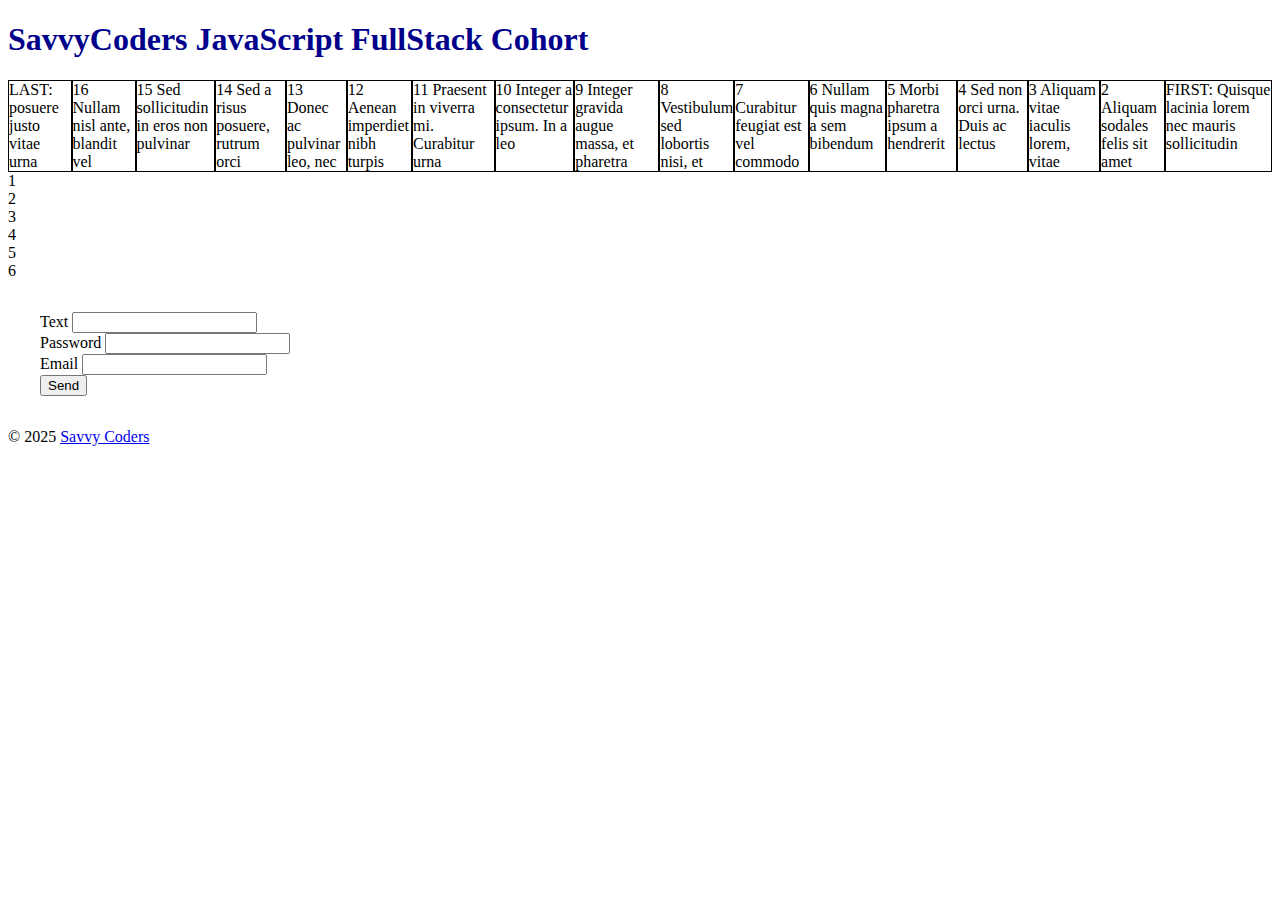
<file: Week5/5.2/index.html>
<!DOCTYPE html>
<html lang="en">
  <head>
    <meta charset="UTF-8" />
    <meta name="viewport" content="width=device-width, initial-scale=1.0" />
    <meta http-equiv="X-UA-Compatible" content="ie=edge" />
    <title>Savvy Coders Aug. 2020 Cohort</title>
    <link rel="stylesheet" href="style.css" />
    <link
      href="https://fonts.googleapis.com/css2?family=Cedarville+Cursive&family=Roboto&display=swap"
      rel="stylesheet"
    />
  </head>
  <body>
    <header>
      <h1>SavvyCoders JavaScript FullStack Cohort</h1>
    </header>

    <!-- <content> -->
      <!--
      Comment-out the line above, and uncomment the line below
      to turn on the FLEX functionality
      -->
    <content class="responsive flex">
      <div id="block1">
        FIRST: Quisque lacinia lorem nec mauris sollicitudin
      </div>
      <div id="block2">2 Aliquam sodales felis sit amet</div>
      <div id="block3">3 Aliquam vitae iaculis lorem, vitae</div>
      <div id="block4">4 Sed non orci urna. Duis ac lectus</div>
      <div id="block5">5 Morbi pharetra ipsum a hendrerit</div>
      <div id="block6">6 Nullam quis magna a sem bibendum</div>
      <div id="block7">7 Curabitur feugiat est vel commodo</div>
      <div id="block8">8 Vestibulum sed lobortis nisi, et</div>
      <div id="block9">9 Integer gravida augue massa, et pharetra</div>
      <div id="block10">10 Integer a consectetur ipsum. In a leo</div>
      <div id="block11">11 Praesent in viverra mi. Curabitur urna</div>
      <div id="block12">12 Aenean imperdiet nibh turpis</div>
      <div id="block13">13 Donec ac pulvinar leo, nec</div>
      <div id="block14">14 Sed a risus posuere, rutrum orci</div>
      <div id="block15">15 Sed sollicitudin in eros non pulvinar</div>
      <div id="block16">16 Nullam nisl ante, blandit vel</div>
      <div id="block17">LAST: posuere justo vitae urna</div>
    </content>

    <div class="wrapper">
      <div class="item1">1</div>
      <div class="item2">2</div>
      <div class="item3">3</div>
      <div class="item4">4</div>
      <div class="item5">5</div>
      <div class="item6">6</div>
    </div>

    <!-- Basic Form. Replace this with Better Form -->
    <form>
      <div>
        <label for="text">Text</label>
        <input id="text" name="text" type="text" required />
      </div>
      <div>
        <label for="password">Password</label>
        <input id="password" name="password" type="password" />
      </div>
      <div>
        <label for="email">Email</label>
        <input id="email" name="email" type="email" />
      </div>

      <input type="submit" value="Send" name="submit" />
    </form>

    <section>
      <ul id="form-output"></ul>
    </section>

    <footer>
      &copy; 2025 <a href="https://savvycoders.com/">Savvy Coders</a>
    </footer>
  </body>
</html>
</file>
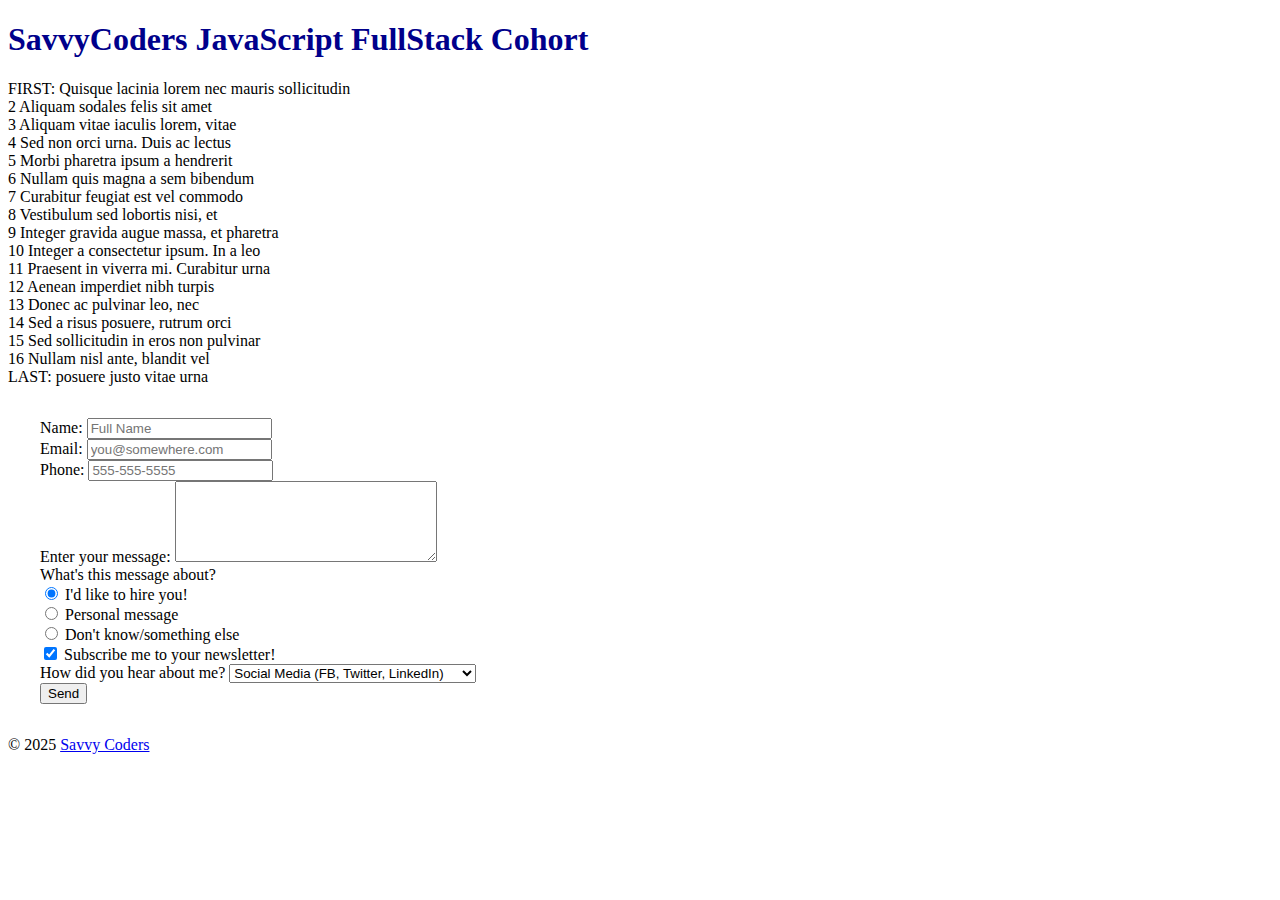
<file: Week6/6.1/index.html>
<!DOCTYPE html>
<html lang="en">
  <head>
    <meta charset="UTF-8" />
    <meta name="viewport" content="width=device-width, initial-scale=1.0" />
    <meta http-equiv="X-UA-Compatible" content="ie=edge" />
    <title>Savvy Coders Aug. 2020 Cohort</title>
    <link rel="stylesheet" href="style.css" />
    <link
      href="https://fonts.googleapis.com/css2?family=Cedarville+Cursive&family=Roboto&display=swap"
      rel="stylesheet"
    />
  </head>
  <body>
    <header>
      <h1>SavvyCoders JavaScript FullStack Cohort</h1>
    </header>

    <content>
      <!--
      Comment-out the line above, and uncomment the line below
      to turn on the FLEX functionality
      -->
      <!-- <content class="responsive flex"> -->
      <div id="block1">
        FIRST: Quisque lacinia lorem nec mauris sollicitudin
      </div>
      <div id="block2">2 Aliquam sodales felis sit amet</div>
      <div id="block3">3 Aliquam vitae iaculis lorem, vitae</div>
      <div id="block4">4 Sed non orci urna. Duis ac lectus</div>
      <div id="block5">5 Morbi pharetra ipsum a hendrerit</div>
      <div id="block6">6 Nullam quis magna a sem bibendum</div>
      <div id="block7">7 Curabitur feugiat est vel commodo</div>
      <div id="block8">8 Vestibulum sed lobortis nisi, et</div>
      <div id="block9">9 Integer gravida augue massa, et pharetra</div>
      <div id="block10">10 Integer a consectetur ipsum. In a leo</div>
      <div id="block11">11 Praesent in viverra mi. Curabitur urna</div>
      <div id="block12">12 Aenean imperdiet nibh turpis</div>
      <div id="block13">13 Donec ac pulvinar leo, nec</div>
      <div id="block14">14 Sed a risus posuere, rutrum orci</div>
      <div id="block15">15 Sed sollicitudin in eros non pulvinar</div>
      <div id="block16">16 Nullam nisl ante, blandit vel</div>
      <div id="block17">LAST: posuere justo vitae urna</div>
    </content>

    <!-- Basic Form. Replace this with Better Form -->
    <form action="" method="POST">
  <div>
    <label for="name">Name:</label>
    <input type="text" name="name" id="name" placeholder="Full Name" required />
  </div>

  <div>
    <label for="email">Email:</label>
    <input type="email" name="email" id="email" placeholder="you@somewhere.com" />
  </div>

  <div>
    <label for="phone">Phone:</label>
    <input type="tel" name="fone" id="phone" placeholder="555-555-5555" />
  </div>

  <div>
    <label for="msg">Enter your message:</label>
    <textarea name="msg" id="msg" cols="30" rows="5"></textarea>
  </div>

  <div>
    What's this message about?
    <div>
      <input type="radio" name="subject" value="professional" id="pro" checked />
      <label for="pro">I'd like to hire you!</label>
    </div>
    <div>
      <input type="radio" name="subject" value="personal" id="personal" />
      <label for="personal">Personal message</label>
    </div>
    <div>
      <input type="radio" name="subject" value="other" id="other" />
      <label>Don't know/something else</label>
    </div>
  </div>

  <div>
    <input type="checkbox" name="newsletter" value="optin" id="newsletter" checked />
    <label for="newsletter">Subscribe me to your newsletter!</label>
  </div>

  <div>
    <label for="marketing">How did you hear about me?</label>
    <select name="marketing" id="marketing">
      <optgroup label="Online">
        <option value="social">Social Media (FB, Twitter, LinkedIn)</option>
        <option value="github">Online Portfolio (GitHub)</option>
        <option value="search">Search Engine</option>
        <option value="email">Email</option>
      </optgroup>
      <optgroup label="In-Person">
        <option value="networking">We met at a networking event</option>
        <option value="referral">Personal referral</option>
        <option value="random">We met somewhere else</option>
      </optgroup>
      <option value="other">Other</option>
    </select>
  </div>

  <input type="submit" value="Send" name="submit" />
</form>

    <section>
      <ul id="form-output"></ul>
    </section>

    <footer>
      &copy; 2025 <a href="https://savvycoders.com/">Savvy Coders</a>
    </footer>

    <!-- Activity 4 - Form Handling: Uncomment the JS link -->
    <script src="./index.js"></script>
  </body>
</html>
</file>
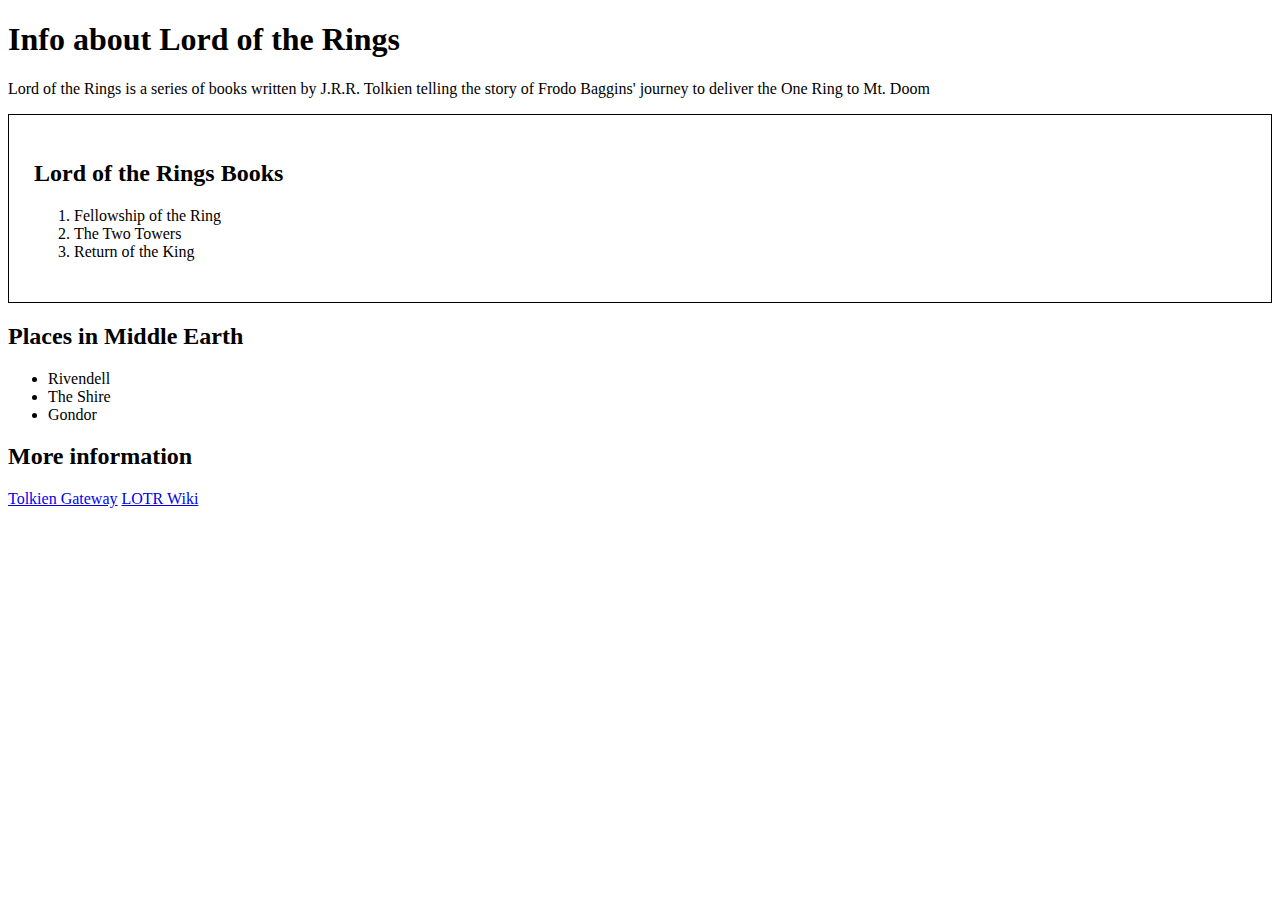
<file: Week4/4.1/4.1.1-Activity/index.html>
<!DOCTYPE html>
<html lang="en">
<head>
  <meta charset="UTF-8">
  <meta name="viewport" content="width=device-width, initial-scale=1.0">
  <title>All about Lord of the Rings</title>
  <link rel="stylesheet" href="styles.css">
</head>
<body>
  <h1>Info about Lord of the Rings</h1>

  <p class="description">Lord of the Rings is a series of books written by J.R.R. Tolkien telling the story of Frodo
    Baggins' journey to deliver the One Ring to Mt. Doom</p>

  <div class="books">
    <h2>Lord of the Rings Books</h2>
    <ol id="booklist">
      <li>Fellowship of the Ring</li>
      <li>The Two Towers</li>
      <li>Return of the King</li>
    </ol>
  </div>

  <h2>Places in Middle Earth</h2>
  <ul>
    <li>Rivendell</li>
    <li>The Shire</li>
    <li>Gondor</li>
  </ul>

  <h2>More information</h2>
  <a href="https://tolkiengateway.net/wiki/Main_Page">Tolkien Gateway</a>
  <a href="https://lotr.fandom.com/wiki/Main_Page">LOTR Wiki</a>


</body>
</html>
</file>
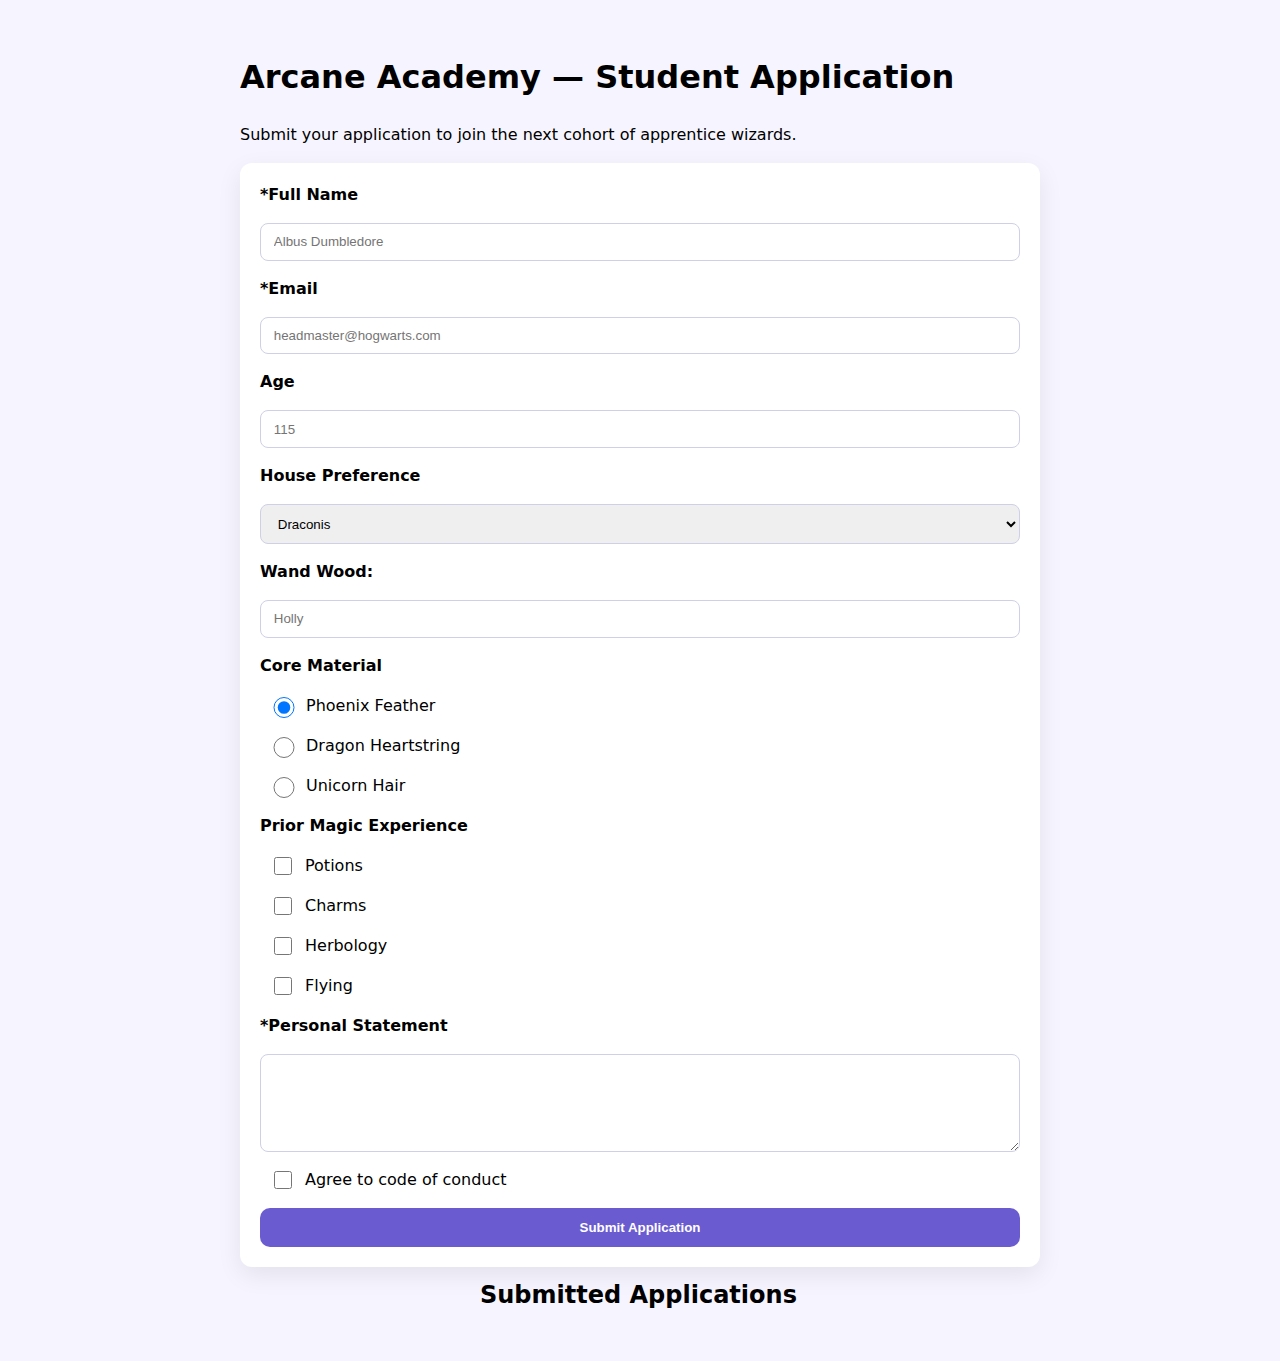
<file: Week6/6.1/wizard-application/index.html>
<!doctype html>
<html lang="en">
<head>
  <meta charset="utf-8" />
  <meta name="viewport" content="width=device-width, initial-scale=1" />
  <title>Arcane Academy Application</title>
  <link rel="stylesheet" href="styles.css" />
</head>
<body>
<main>
  <h1>Arcane Academy — Student Application</h1>
  <p>Submit your application to join the next cohort of apprentice wizards.</p>


  <form id="applicationForm">

    <label for="name">*Full Name</label>
    <input type="text" name="name" id="name" placeholder="Albus Dumbledore" required>

    <label for="email">*Email</label>
    <input type="email" name="email" id="email" placeholder="headmaster@hogwarts.com" required>

    <label for="age">Age</label>
    <input type="number" name="age" id="age" min="10" max="120" placeholder="115">

    <label for="house">House Preference</label>
    <select name="house" id="house">
      <option value="Draconis">Draconis</option>
      <option value="Sylphora">Sylphora</option>
      <option value="Terravine">Terravine</option>
      <option value="Nocturna">Nocturna</option>
    </select>

    <label for="wandWood">Wand Wood:</label>
    <input type="text" name="wandWood" id="wandWood" placeholder="Holly">

    <label>Core Material</label>
    <div class="choice">
      <input type="radio" name="coreMaterial" id="phoenix" value="phoenix-feather" checked>
      <label for="phoenix">Phoenix Feather</label>
    </div>
    <div class="choice">
      <input type="radio" name="coreMaterial" id="dragon" value="dragon-heartstring">
      <label for="dragon">Dragon Heartstring</label>
    </div>
    <div class="choice">
      <input type="radio" name="coreMaterial" id="unicorn" value="unicorn-hair">
      <label for="unicorn">Unicorn Hair</label>
    </div>

    <label>Prior Magic Experience</label>
    <div class="choice">
      <input type="checkbox" id="potions" name="experience" value="potions">
      <label for="potions">Potions</label>
    </div>
    <div class="choice">
      <input type="checkbox" id="charms" name="experience" value="charms">
      <label for="charms">Charms</label>
    </div>
    <div class="choice">
      <input type="checkbox" id="herbology" name="experience" value="herbology">
      <label for="herbology">Herbology</label>
      </div>
    <div class="choice">
    <input type="checkbox" id="flying" name="experience" value="flying">
    <label for="flying">Flying</label>
    </div>

    <label for="statement">*Personal Statement</label>
    <textarea name="statement" id="statement" minlength="30" cols="30" rows="5" required></textarea>

    <div class="choice">
    <input type="checkbox" name="conduct" id="conduct" required>
    <label for="conduct">Agree to code of conduct</label>
    </div>
    <button type="submit">Submit Application</button>
  </form>


  <h2>Submitted Applications</h2>
  <div id="applications"></div>
</main>
<script src="index.js"></script>
</body>
</html>
</file>
<file: Week5/5.2/style.css>
/*
	Several CSS sections will be added from activity 5
*/

header > h1 {
  color: darkblue;
}

body > form {
	margin: 2em;
}

/*  This styling sets up the flex container */
.flex {
  display: flex;
  justify-content: space-between;
  flex-direction: row-reverse;
}

/* this adds a border around the flex items */
.flex > * {
  border: 1px solid;
}


/* Activity 5.2.1: Media queries
  -Add CSS that removes the border around the flex items */
@media print {
  .flex > * {
    border: none;
  }
}

/* Activity 5.2.2: Media queries
  -Add CSS for when screen size is less than 700px */

@media (max-width: 700px) {
  .flex {
    flex-direction: column;
  }
}


/* Activity 5.2.3: Media queries
  -Add CSS that checks for device hover capabilities */

@media (hover: hover) {
  content :hover {
    color: red;
  }
}

@media (min-width: 2000px) {
  * {
    color:orange;
  }
}
</file>
<file: Week6/6.1/style.css>
header > h1 {
  color: darkblue;
}

body > form {
	margin: 2em;
}

/*  This styling sets up the flex container */
.flex {
  display: flex;
  justify-content: space-between;
}
</file>
<file: Week4/4.1/4.1.1-Activity/styles.css>
.books {
  border: solid black 1px;
  padding: 25px;
}

.books:hover {
  background-color: lightblue;
}
</file>
<file: Week6/6.1/wizard-application/styles.css>
* { box-sizing: border-box; }
body { font-family: system-ui, sans-serif; line-height: 1.5; margin: 0; padding: 2rem; background: #f6f5ff; }
main { max-width: 800px; margin: 0 auto; }
form { display: grid; gap: 1rem; background: white; padding: 1.25rem; border-radius: 12px; box-shadow: 0 8px 24px rgba(0,0,0,0.08); }
label { display: block; font-weight: 600; }
input, select, textarea { width: 100%; padding: .65rem .8rem; border: 1px solid #cfcfe6; border-radius: 8px; }
fieldset { border: 1px solid #ddd; padding: 1rem; border-radius: 10px; }
legend { font-weight: 700; }
button[type="submit"] { padding: .75rem 1rem; border: 0; border-radius: 10px; cursor: pointer; font-weight: 700; background: #6b5bd1; color: white; }


#applications { list-style: none; padding: 0; margin-top: 1rem; display: grid; gap: 1rem; }
.application-card { background: white; border: 1px solid #e7e7f7; border-left: 6px solid #6b5bd1; padding: 1rem; border-radius: 12px; }
.application-card h3 { margin: 0 0 .5rem; }
.application-meta { font-size: .9rem; opacity: .85; }
.badge { display: inline-block; margin-right: .5rem; padding: .2rem .5rem; border-radius: 999px; background: #eee; }

.choice {
  display: flex;
  justify-content: flex-start;
}

.choice > input {
  width: 5%;
}

.choice > label {
  font-weight: 400;
}

table {
  background-color: white;
}

tr > * {
  text-align: center;
  border: 1px solid black
}

h2 {
  margin: 10px auto;
  width: 40%;
}
</file>
